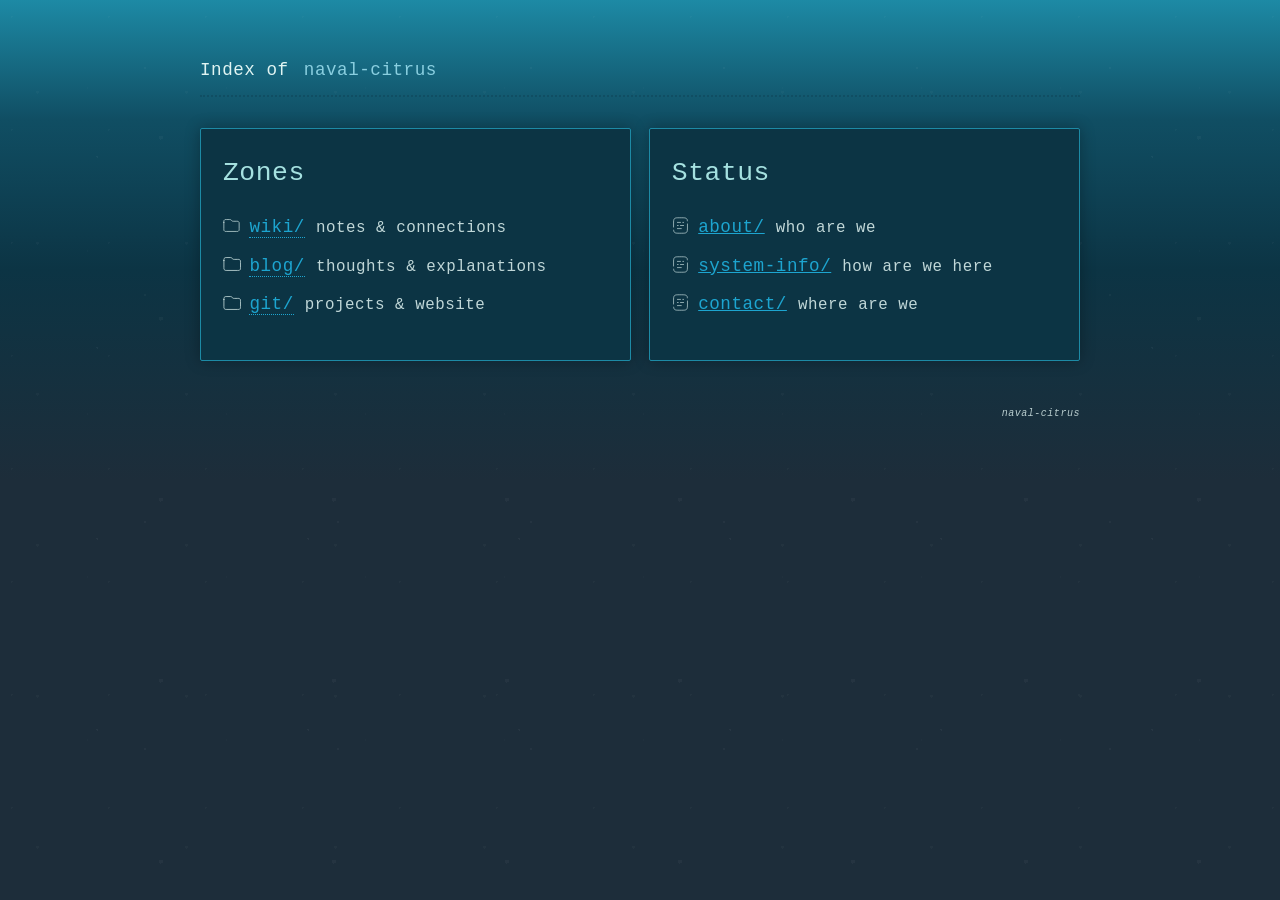
<file: index.html>
<!DOCTYPE html>
<html lang="en-us"><head>
	<meta name="generator" content="Hugo 0.166.0">
  <meta charset="utf-8" />
  <meta http-equiv="content-language" content="en-us" />
  <meta name="viewport" content="width=device-width, initial-scale=1.0" />

  <link rel="icon" type="image/png" href="/favicon.png" />

  
  <title>naval-citrus</title>
  <meta name="title" content="naval-citrus" />
  <meta name="description" content="naval-citrus" />
  

  <meta name="referrer" content="no-referrer" />
  <meta http-equiv="Content-Security-Policy"
    content="default-src 'self'; img-src 'self' data:; style-src 'self' 'unsafe-inline'; script-src 'self'; font-src 'self'; connect-src 'self'; frame-ancestors 'none'; base-uri 'self'; form-action 'self'" /><link type="text/css" rel="stylesheet" href="/css/root-bundle.587a9e6874588880f85bac9bb379a8fb4dc59eb34e8319ec2eab822546678df7.css"
    integrity="sha256-WHqeaHRYiID4W6ybs3mo&#43;03FnrNOgxnsLquCJUZnjfc=" />
</head><body><header>
  <nav>
    <span class="breadcrumbs-label">Index of</span>
    <ol class="breadcrumbs">
      <li><a href="/" rel="noreferrer">naval-citrus</a></li>
    </ol>
  </nav>
</header>
<hr />
  <main>
    
<section class="grid">
  <div class="panel">
    <h2 class="root-title">Zones</h2>
    <ul class="dir">
      <li class="dir-zone">
        <a href="https://wiki.navalcitrus.net/" rel="nofollow noopener noreferrer" class="external">wiki/</a>
        <span class="small">notes & connections</span>
      </li>
      <li class="dir-zone">
        <a href="https://blog.navalcitrus.net/" rel="nofollow noopener noreferrer" class="external">blog/</a>
        <span class="small">thoughts & explanations</span>
      </li>
      <li class="dir-zone">
        <a href="https://github.com/navalcitrus/" rel="nofollow noopener noreferrer" class="external">git/</a>
        <span class="small">projects & website</span>
      </li>
    </ul>
  </div>

  <div class="panel">
    <h2 class="root-title">Status</h2>
    <ul class="dir">
      <li class="dir-info">
        <a href="/about/" rel="noreferrer">about/</a>
        <span class="small">who are we</span>
      </li>
      <li class="dir-info">
        <a href="/system-info/" rel="noreferrer">system-info/</a>
        <span class="small">how are we here</span>
      </li>
      <li class="dir-info">
        <a href="/contact/" rel="noreferrer">contact/</a>
        <span class="small">where are we</span>
      </li>
    </ul>
  </div>
</section>
  </main><footer>
	<span class="float-right">
		<em>naval-citrus</em>
	</span>
</footer>
</body>

</html>
</file>
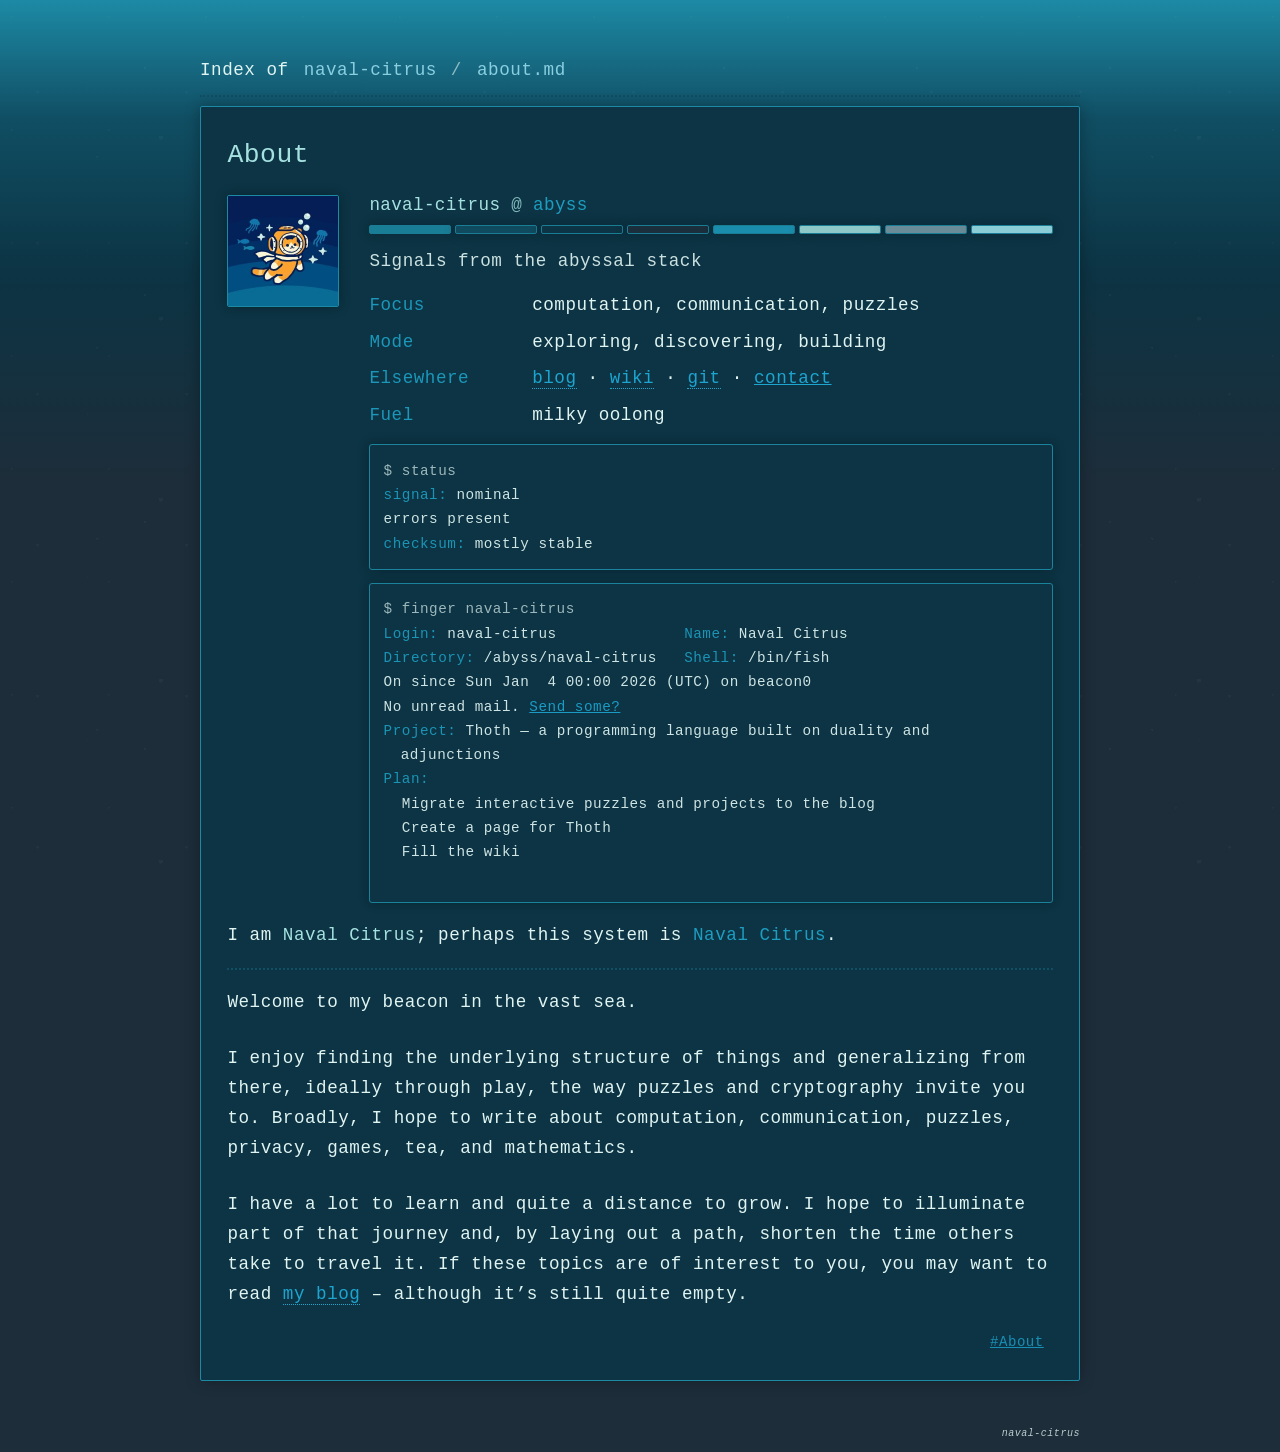
<file: about/index.html>
<!DOCTYPE html>
<html lang="en-us"><head>
  <meta charset="utf-8" />
  <meta http-equiv="content-language" content="en-us" />
  <meta name="viewport" content="width=device-width, initial-scale=1.0" />

  <link rel="icon" type="image/png" href="/favicon.png" />

  
  <title>About | naval-citrus</title>
  <meta name="title" content="About" />
  <meta name="description"
    content="About" />
  

  <meta name="referrer" content="no-referrer" />
  <meta http-equiv="Content-Security-Policy"
    content="default-src 'self'; img-src 'self' data:; style-src 'self' 'unsafe-inline'; script-src 'self'; font-src 'self'; connect-src 'self'; frame-ancestors 'none'; base-uri 'self'; form-action 'self'" /><link type="text/css" rel="stylesheet" href="/css/root-bundle.587a9e6874588880f85bac9bb379a8fb4dc59eb34e8319ec2eab822546678df7.css"
    integrity="sha256-WHqeaHRYiID4W6ybs3mo&#43;03FnrNOgxnsLquCJUZnjfc=" />
</head><body><header>
  <nav>
    <span class="breadcrumbs-label">Index of</span>
    <ol class="breadcrumbs">
      <li><a href="/" rel="noreferrer">naval-citrus</a></li>
      <li><a href="/about/" rel="noreferrer">about.md</a></li>
    </ol>
  </nav>
</header>
<hr />
  <main>
    
<article class="about">
    <header>
        <h1 class="post-title">About</h1>
    </header>
    <section class="about-dossier">
        <div class="fetch">

    <div class="fetch-left"><img class="fetch-avatar" src="/img/avatar_hu_cae3f585d36bdaca.jpg" width="220"
            height="220" alt="Profile illustration" /></div>

    <div class="fetch-right"><div class="fetch-title">
            <span class="fetch-user">naval-citrus</span>
            <span class="fetch-at">@</span>
            <span class="fetch-host">abyss</span>
        </div>

        <div class="fetch-bar" aria-hidden="true">
            <span class="swatch s1"></span><span class="swatch s2"></span><span class="swatch s3"></span>
            <span class="swatch s4"></span><span class="swatch s5"></span><span class="swatch s6"></span>
            <span class="swatch s7"></span><span class="swatch s8"></span>
        </div><p class="fetch-subtitle">Signals from the abyssal stack</p><dl class="fetch-kv"><div class="fetch-row">
                <dt>Focus</dt>
                <dd>computation, communication, puzzles</dd>
            </div><div class="fetch-row">
                <dt>Mode</dt>
                <dd>exploring, discovering, building</dd>
            </div><div class="fetch-row">
                <dt>Elsewhere</dt>
                <dd><a href="https://blog.navalcitrus.net/" rel="noreferrer noopener" target="_blank" class="external">blog</a>
 · <a href="https://wiki.navalcitrus.net/" rel="noreferrer noopener" target="_blank" class="external">wiki</a>
 · <a href="https://github.com/navalcitrus/" rel="noreferrer noopener" target="_blank" class="external">git</a>
 · <a href="/contact/" rel="noreferrer">contact</a></dd>
            </div><div class="fetch-row">
                <dt>Fuel</dt>
                <dd>milky oolong</dd>
            </div></dl><pre class="fetch-diag"><code><span class="term-prompt">$ status</span>
<span class="term-key">signal:</span> nominal
errors present
<span class="term-key">checksum:</span> mostly stable</code></pre><pre class="fetch-diag fetch-finger"><code><span class="term-line"><span class="term-prompt">$ finger naval-citrus</span>
</span><span class="term-line"><span class="term-key">Login:</span> naval-citrus<span class="term-pad">              </span><span class="term-col"><span class="term-key">Name:</span> Naval Citrus
</span></span><span class="term-line"><span class="term-key">Directory:</span> /abyss/naval-citrus<span class="term-pad">   </span><span class="term-col"><span class="term-key">Shell:</span> /bin/fish
</span></span><span class="term-line">On since Sun Jan  4 00:00 2026 (UTC) on beacon0
</span><span class="term-line">No unread mail. <a href="/contact/" rel="noreferrer">Send some?</a>
</span><span class="term-line"><span class="term-key">Project:</span> Thoth &mdash; a programming language built on duality and adjunctions
</span><span class="term-line"><span class="term-key">Plan:</span>
</span><span class="term-line term-indent">  Migrate interactive puzzles and projects to the blog
</span><span class="term-line term-indent">  Create a page for Thoth
</span><span class="term-line term-indent">  Fill the wiki
</span><span class="term-line"><span class="term-cursor" aria-hidden="true"></span></span></code></pre></div>

</div>
    </section>
    <section class="about-body">
        <p>I am <span class="fetch-user">Naval Citrus</span>; perhaps this system is <span class="fetch-host">Naval Citrus</span>.</p>
<hr>
<p>Welcome to my beacon in the vast sea.</p>
<p>I enjoy finding the underlying structure of things and generalizing from there, ideally through play, the way puzzles and cryptography invite you to. Broadly, I hope to write about computation, communication, puzzles, privacy, games, tea, and mathematics.</p>
<p>I have a lot to learn and quite a distance to grow. I hope to illuminate part of that journey and, by laying out a path, shorten the time others take to travel it. If these topics are of interest to you, you may want to read <a href="https://blog.navalcitrus.net/" rel="noreferrer noopener" target="_blank" class="external">my blog</a>
 &ndash; although it&rsquo;s still quite empty.</p>

    </section>
    <footer>
        <ul class="post-tags">
            <li><a href="/tags/about/" rel="noreferrer">#About</a></li>
        </ul>
    </footer>
</article>

  </main><footer>
	<span class="float-right">
		<em>naval-citrus</em>
	</span>
</footer>
</body>

</html>
</file>
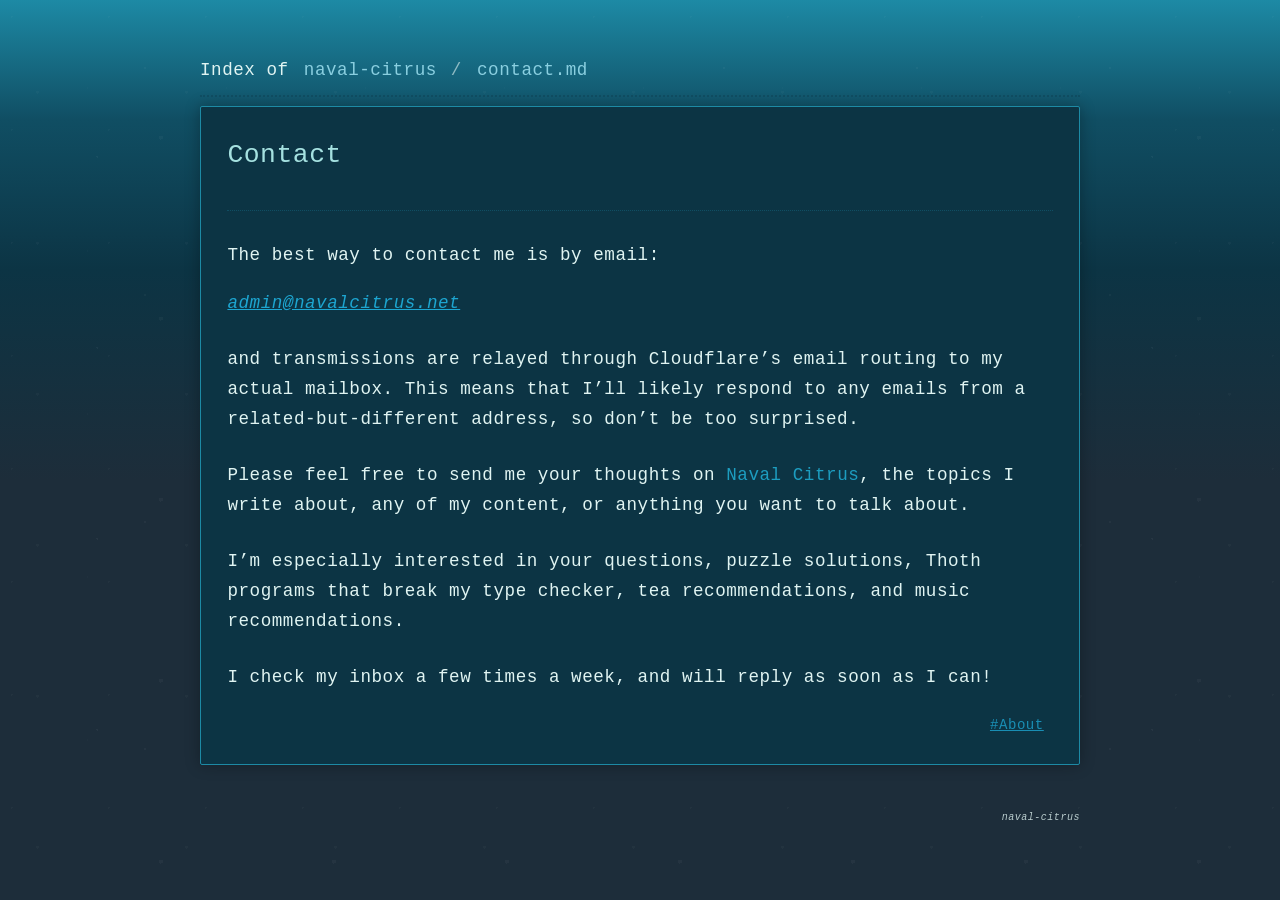
<file: contact/index.html>
<!DOCTYPE html>
<html lang="en-us"><head>
  <meta charset="utf-8" />
  <meta http-equiv="content-language" content="en-us" />
  <meta name="viewport" content="width=device-width, initial-scale=1.0" />

  <link rel="icon" type="image/png" href="/favicon.png" />

  
  <title>Contact | naval-citrus</title>
  <meta name="title" content="Contact" />
  <meta name="description"
    content="Contact" />
  

  <meta name="referrer" content="no-referrer" />
  <meta http-equiv="Content-Security-Policy"
    content="default-src 'self'; img-src 'self' data:; style-src 'self' 'unsafe-inline'; script-src 'self'; font-src 'self'; connect-src 'self'; frame-ancestors 'none'; base-uri 'self'; form-action 'self'" /><link type="text/css" rel="stylesheet" href="/css/root-bundle.587a9e6874588880f85bac9bb379a8fb4dc59eb34e8319ec2eab822546678df7.css"
    integrity="sha256-WHqeaHRYiID4W6ybs3mo&#43;03FnrNOgxnsLquCJUZnjfc=" />
</head><body><header>
  <nav>
    <span class="breadcrumbs-label">Index of</span>
    <ol class="breadcrumbs">
      <li><a href="/" rel="noreferrer">naval-citrus</a></li>
      <li><a href="/contact/" rel="noreferrer">contact.md</a></li>
    </ol>
  </nav>
</header>
<hr />
  <main>
    
<article>
  <header>
    <h1 class="post-title">Contact</h1>
    <div class="post-meta">
    </div>
  </header>
  <p>The best way to contact me is by email:
<address><a href="mailto:admin@navalcitrus.net">admin@navalcitrus.net</a></address></p>
<p>and transmissions are relayed through Cloudflare&rsquo;s email routing to my actual mailbox. This means that I&rsquo;ll likely respond to any emails from a related-but-different address, so don&rsquo;t be too surprised.</p>
<p>Please feel free to send me your thoughts on <span class="fetch-host">Naval Citrus</span>, the topics I write about, any of my content, or anything you want to talk about.</p>
<p>I&rsquo;m especially interested in your questions, puzzle solutions, Thoth programs that break my type checker, tea recommendations, and music recommendations.</p>
<p>I check my inbox a few times a week, and will reply as soon as I can!</p>

  <footer>
    <ul class="post-tags">
      <li><a href="/tags/about/" rel="noreferrer">#About</a></li>
    </ul>
  </footer>
</article>

  </main><footer>
	<span class="float-right">
		<em>naval-citrus</em>
	</span>
</footer>
</body>

</html>
</file>
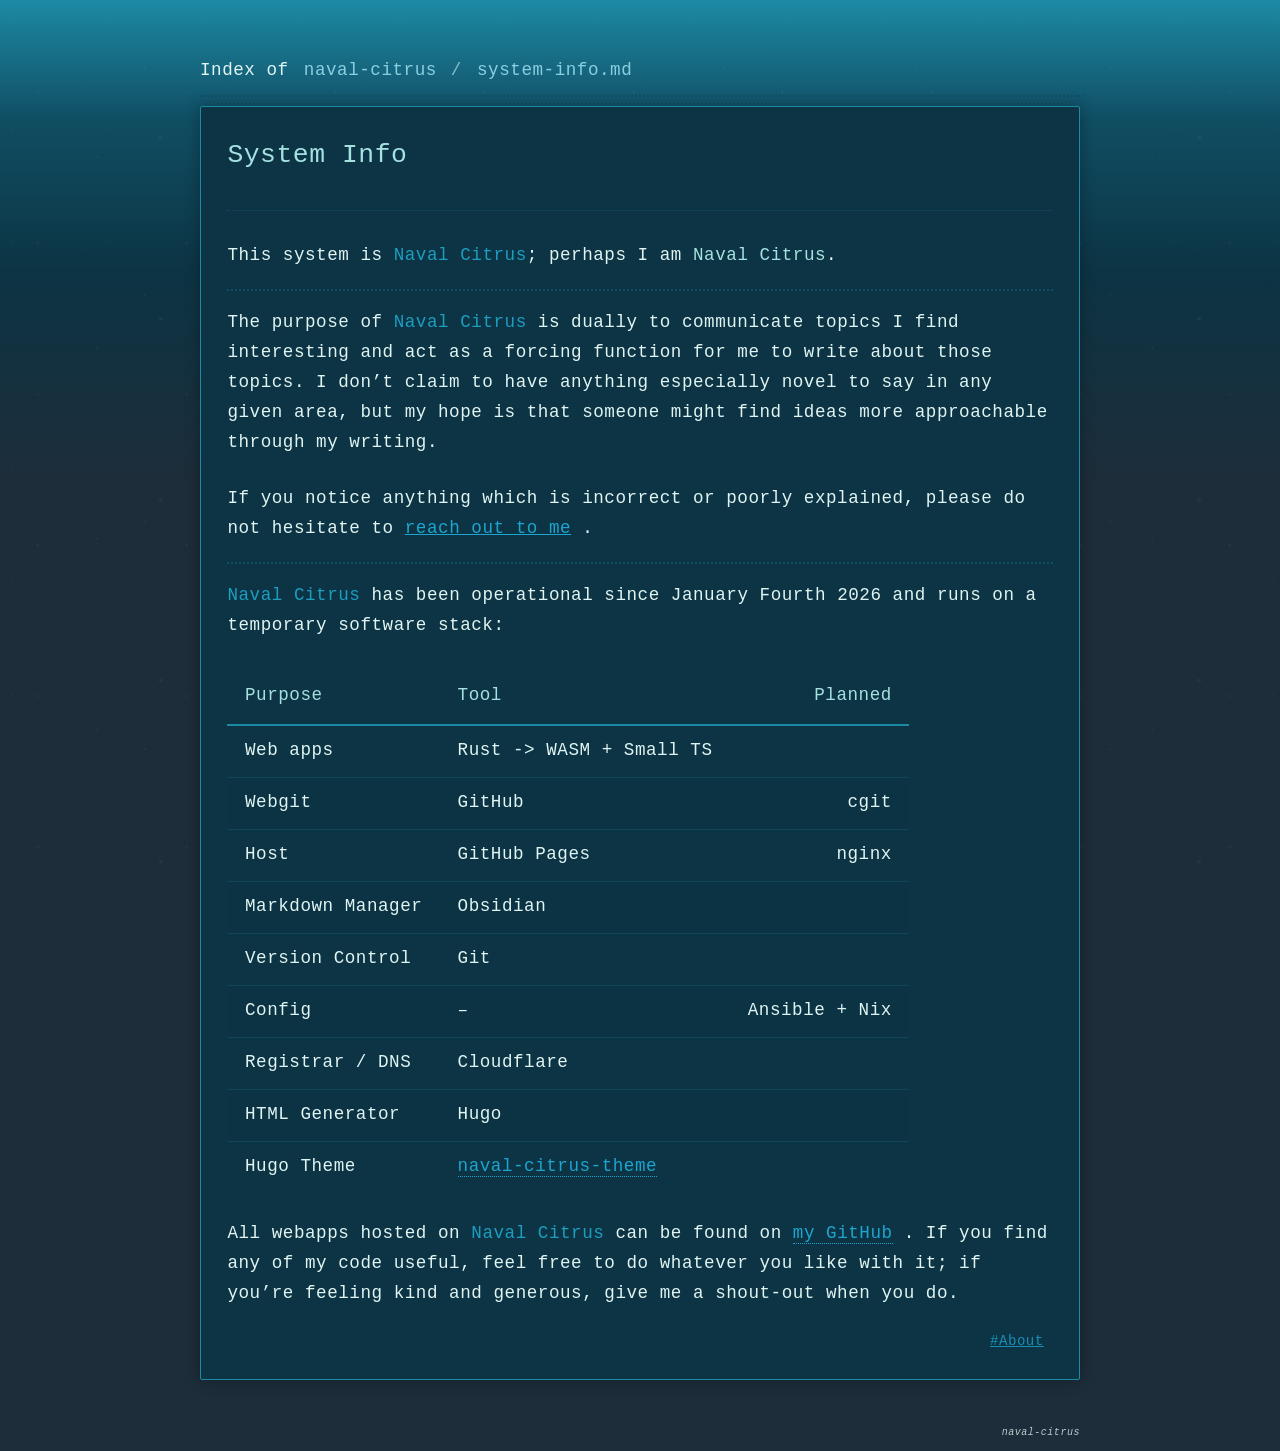
<file: system-info/index.html>
<!DOCTYPE html>
<html lang="en-us"><head>
  <meta charset="utf-8" />
  <meta http-equiv="content-language" content="en-us" />
  <meta name="viewport" content="width=device-width, initial-scale=1.0" />

  <link rel="icon" type="image/png" href="/favicon.png" />

  
  <title>System Info | naval-citrus</title>
  <meta name="title" content="System Info" />
  <meta name="description"
    content="System Info" />
  

  <meta name="referrer" content="no-referrer" />
  <meta http-equiv="Content-Security-Policy"
    content="default-src 'self'; img-src 'self' data:; style-src 'self' 'unsafe-inline'; script-src 'self'; font-src 'self'; connect-src 'self'; frame-ancestors 'none'; base-uri 'self'; form-action 'self'" /><link type="text/css" rel="stylesheet" href="/css/root-bundle.587a9e6874588880f85bac9bb379a8fb4dc59eb34e8319ec2eab822546678df7.css"
    integrity="sha256-WHqeaHRYiID4W6ybs3mo&#43;03FnrNOgxnsLquCJUZnjfc=" />
</head><body><header>
  <nav>
    <span class="breadcrumbs-label">Index of</span>
    <ol class="breadcrumbs">
      <li><a href="/" rel="noreferrer">naval-citrus</a></li>
      <li><a href="/system-info/" rel="noreferrer">system-info.md</a></li>
    </ol>
  </nav>
</header>
<hr />
  <main>
    
<article>
  <header>
    <h1 class="post-title">System Info</h1>
    <div class="post-meta">
    </div>
  </header>
  <p>This system is <span class="fetch-host">Naval Citrus</span>; perhaps I am <span class="fetch-user">Naval Citrus</span>.</p>
<hr>
<p>The purpose of <span class="fetch-host">Naval Citrus</span> is dually to communicate topics I find interesting and act as a forcing function for me to write about those topics. I don&rsquo;t claim to have anything especially novel to say in any given area, but my hope is that someone might find ideas more approachable through my writing.</p>
<p>If you notice anything which is incorrect or poorly explained, please do not hesitate to <a href="/contact/" rel="noreferrer">reach out to me</a>
.</p>
<hr>
<p><span class="fetch-host">Naval Citrus</span> has been operational since <time datetime='2026-01-04'>January Fourth 2026</time> and runs on a temporary software stack:</p>
<table>
	<thead>
			<tr>
					<th style="text-align: left">Purpose</th>
					<th>Tool</th>
					<th style="text-align: right">Planned</th>
			</tr>
	</thead>
	<tbody>
			<tr>
					<td style="text-align: left">Web apps</td>
					<td>Rust -&gt; WASM + Small TS</td>
					<td style="text-align: right"></td>
			</tr>
			<tr>
					<td style="text-align: left">Webgit</td>
					<td>GitHub</td>
					<td style="text-align: right">cgit</td>
			</tr>
			<tr>
					<td style="text-align: left">Host</td>
					<td>GitHub Pages</td>
					<td style="text-align: right">nginx</td>
			</tr>
			<tr>
					<td style="text-align: left">Markdown Manager</td>
					<td>Obsidian</td>
					<td style="text-align: right"></td>
			</tr>
			<tr>
					<td style="text-align: left">Version Control</td>
					<td>Git</td>
					<td style="text-align: right"></td>
			</tr>
			<tr>
					<td style="text-align: left">Config</td>
					<td>&ndash;</td>
					<td style="text-align: right">Ansible + Nix</td>
			</tr>
			<tr>
					<td style="text-align: left">Registrar / DNS</td>
					<td>Cloudflare</td>
					<td style="text-align: right"></td>
			</tr>
			<tr>
					<td style="text-align: left">HTML Generator</td>
					<td>Hugo</td>
					<td style="text-align: right"></td>
			</tr>
			<tr>
					<td style="text-align: left">Hugo Theme</td>
					<td><a href="https://github.com/navalcitrus/naval-citrus-theme" rel="noreferrer noopener" target="_blank" class="external">naval-citrus-theme</a>
</td>
					<td style="text-align: right"></td>
			</tr>
	</tbody>
</table>
<p>All webapps hosted on <span class="fetch-host">Naval Citrus</span> can be found on <a href="https://github.com/navalcitrus" rel="noreferrer noopener" target="_blank" class="external">my GitHub</a>
. If you find any of my code useful, feel free to do whatever you like with it; if you&rsquo;re feeling kind and generous, give me a shout-out when you do.</p>

  <footer>
    <ul class="post-tags">
      <li><a href="/tags/about/" rel="noreferrer">#About</a></li>
    </ul>
  </footer>
</article>

  </main><footer>
	<span class="float-right">
		<em>naval-citrus</em>
	</span>
</footer>
</body>

</html>
</file>
<file: css/root-bundle.587a9e6874588880f85bac9bb379a8fb4dc59eb34e8319ec2eab822546678df7.css>
/* ===== Start of brand.css ===== */
/* ===== Color Variables ===== */
:root {
    --color-surface-rgb: 29 138 165;
    --color-surface: rgb(var(--color-surface-rgb));
    --color-mid-rgb: 16 78 99;
    --color-mid: rgb(var(--color-mid-rgb));
    --color-deep-rgb: 12 52 68;
    --color-deep: rgb(var(--color-deep-rgb));
    --color-abyss-rgb: 29 45 58;
    --color-abyss: rgb(var(--color-abyss-rgb));
    --main-header-color: rgb(29 157 192);
    --main-title-color: rgb(165 225 224);
    --main-text-color: rgb(224 244 242);
    --main-link-unvisited-color: rgb(29 165 208);
    --main-link-visited-color: rgb(122 156 167);
    --main-link-hover-color: rgb(162 232 240);
    --nav-link-color: rgb(138 207 224);
    --shadow-color: rgba(0, 0, 0, 0.3);
    --highlight-color: rgba(38, 166, 154, 0.25);

    --surface-soft: color-mix(in srgb, var(--color-surface), white 5%);
    --abyss-soft: color-mix(in srgb, var(--color-abyss), white 5%);
}

/* ===== Accessibility & Responsiveness ===== */
@media (prefers-reduced-motion: reduce) {
    * {
        animation: none !important;
        transition: none !important;
    }

    body::before {
        display: none;
        /* Remove bubble effect */
    }

    .post-title::after {
        opacity: 0;
    }
}

@media screen and (max-width: 512px) {
    html {
        font-size: 90%;
    }

    .hidesmallscreen {
        display: none;
        visibility: hidden;
        width: 0;
        height: 0;
    }
}

@media screen and (min-width: 513px) {
    table {
        display: table;
    }
}

@media screen and (min-width: 1024px) {
    html {
        font-size: 110%;
    }
}

@media screen and (min-width: 2048px) {
    html {
        font-size: 120%;
    }
}

/* ===== General Layout ===== */
body {
    font-family: 'Fira Code', 'Courier New', monospace;
    color: var(--main-text-color);
    text-align: left;
    letter-spacing: 0.03em;

    background-image: linear-gradient(to bottom,
            var(--color-surface) 0%,
            var(--color-mid) 20%,
            var(--color-deep) 45%,
            var(--color-abyss) 80%);
    background-size: 100% 600px;
    background-repeat: repeat-x;
    background-color: var(--color-abyss);

    line-height: 1.7;
    padding: 0 1rem;
    margin: 0 auto;

    max-width: 50rem;
    min-height: 100vh;
    overflow-wrap: break-word;
    word-wrap: break-word;
}

body::before {
    /* Bubbles */
    content: "";
    position: absolute;
    width: 100%;
    height: 100%;
    top: 0;
    left: 0;
    background-image:
        radial-gradient(circle at 75% 30%, rgba(255, 255, 255, 0.04) 1px, transparent 1px),
        radial-gradient(circle at 25% 61%, rgba(255, 255, 255, 0.03) 1.5px, transparent 1.5px),
        radial-gradient(circle at 46% 82%, rgba(255, 255, 255, 0.05) 1px, transparent 1px),
        radial-gradient(circle at 12% 15%, rgba(255, 255, 255, 0.03) 1px, transparent 1px),
        radial-gradient(circle at 93% 76%, rgba(255, 255, 255, 0.04) 2px, transparent 2px),
        radial-gradient(circle at 63% 54%, rgba(255, 255, 255, 0.02) 1px, transparent 1px);
    /* Use prime numbers to reduce pattern recognition */
    background-size: 193px 227px, 149px 151px, 211px 191px, 97px 113px, 173px 181px, 139px 163px;
    background-position: 0 0, 0 0, 0 0, 0 0, 0 0, 0 0;
    pointer-events: none;
    z-index: -1;
    opacity: 0.9;
}

/* ===== Links ===== */
a {
    color: var(--main-link-unvisited-color);
    transition: color 0.2s ease-in-out, border-color 0.2s ease-in-out, text-shadow 0.2s ease-in-out;
}

a.external {
    text-decoration: none;
    border-bottom: 1px dotted var(--main-link-unvisited-color);
}

nav a {
    margin-right: 10px;
    padding: 2px 4px;
    border-radius: 2px;
    text-decoration: none;
    color: var(--nav-link-color);
}

a:not(nav a):visited {
    color: var(--main-link-visited-color);
}

a:not(nav a):visited.external {
    text-decoration: none;
    border-bottom: 1px dotted var(--main-link-unvisited-color);
}

a:not(nav a):hover {
    color: var(--main-link-hover-color);
}

/* ===== Images ===== */
img {
    max-width: 100%;
    height: auto;
    border: 1px solid var(--color-surface);
    border-radius: 2px;
    box-shadow: 0 0 12px var(--shadow-color);
}

/* ===== End of brand.css ===== *//* ===== Start of style.css ===== */
main {
    padding-bottom: 2.5rem;
}

/* Top-of-body site header. */
body>header {
    padding-top: 56px;
    display: flex;
    align-items: flex-end;
    position: relative;
}

footer {
    width: 100%;
    font-size: 10px;
    padding-bottom: 1.5rem;
    opacity: 0.8;
}

mark {
    background-color: var(--highlight-color);
    color: var(--main-title-color);
    padding: 0.1em 0.2em;
}

/* ===== Article Styling ===== */
article {
    background: var(--color-deep);
    border: 1px solid var(--color-surface);
    border-radius: 2px;
    box-shadow: 0 0 15px var(--shadow-color);
    padding: 1.5rem;
}


article p+p {
    margin-top: 1.5rem;
}

/* ===== Typography ===== */
h1,
h2,
h3,
h4,
h5,
h6 {
    color: var(--main-header-color);
}


.post-title {
    font-weight: 500;
    margin: 0 0 1rem;
    color: var(--main-title-color);
}

/* Meta strip under a post title. */
.post-meta {
    display: flex;
    flex-wrap: wrap;
    align-items: center;
    gap: 0.85rem;
    margin: 0 0 1.7rem;
    padding-bottom: 0.85rem;
    border-bottom: 1px dotted var(--color-mid);
    font-size: 0.8rem;
}

.post-meta .published-on {
    font-style: italic;
    color: var(--main-link-visited-color);
    opacity: 0.85;
}

.post-meta>ul.post-tags,
.post-meta>ul.post-categories {
    margin-left: auto;
    float: none;
}

.post-title::after,
.term-cursor::after {
    content: "_";
    opacity: 0;
    animation: cursor-blink 2.5s infinite;
    will-change: opacity;
}

@keyframes cursor-blink {

    0%,
    100% {
        opacity: 0;
    }

    50% {
        opacity: 1;
    }
}

/* ===== Navigation ===== */
hr {
    border-style: dotted none none;
    border-width: 2px;
    border-color: var(--color-mid);
}

nav {
    vertical-align: bottom;
}

nav ol {
    display: inline;
    align-items: center;
    margin: 0;
    padding: 0;
    list-style: none;
}

nav ol li {
    display: inline;
}

nav ol li:not(:last-child)::after {
    content: "/";
    color: var(--main-text-color);
    opacity: 0.6;
}

.dirlist {
    list-style: none;
}

.dirlist li::before {
    content: '';
    display: inline-block;
    background-size: contain;
    background-repeat: no-repeat;
    background-position: left center;
    height: 1em;
    width: 1em;
    position: absolute;
    margin-left: -1.5em;
    margin-top: 0.2em;
}

.dirlist-home::before {
    background-image: url("/images/home.svg");
}

.dirlist-page::before {
    background-image: url("/images/document.svg");
}

.dirlist-parent::before {
    background-image: url("/images/undo.svg");
}

.dirlist-section::before,
.dirlist-taxonomy::before {
    background-image: url("/images/folder.svg");
}

.dirlist-term::before {
    background-image: url("/images/tag.svg");
}

/* ===== Utility Classes ===== */
.float-right {
    float: right;
}

.hidden {
    display: none;
    visibility: hidden;
    width: 0;
    height: 0;
}

/* ===== Tags ===== */
ul.post-tags,
ul.post-categories {
    float: right;
    margin: 0;
    padding: 0;
}

.post-tags li,
.post-categories li {
    display: inline-block;
    padding: 0.2rem 0.5rem;
    border-radius: 3px;
    margin-left: 0.3rem;
    font-size: 0.8rem;
}

/* ===== Media Elements ===== */
img,
picture,
video {
    height: auto;
    max-width: 100%;
    display: block;
    margin: 1.5rem auto;
    border-radius: 2px;
}

img {
    object-fit: contain;
    box-shadow: 0 2px 10px var(--shadow-color);
}

/* ===== Code & Pre Elements ===== */
pre {
    border: 1px solid var(--color-surface);
    border-radius: 3px;
    padding: 1rem;
    margin: 1.5rem 0;
    overflow-x: auto;
    position: relative;
    box-shadow: 0 0 12px var(--shadow-color);
}

li code {
    vertical-align: middle;
}

/* terminal coloring for prompt-style blocks (finger, 404) */
.term-prompt {
    opacity: 0.75;
}

.term-key {
    color: var(--main-header-color);
}

@media (prefers-reduced-motion: reduce) {
    .term-cursor::after {
        opacity: 1;
    }
}

/* ===== Tables ===== */
table {
    width: 100%;
    border-collapse: separate;
    border-spacing: 0;
    margin: 1.5rem 0;
    overflow-x: auto;
    display: block;
}

th {
    background-color: var(--color-deep);
    color: var(--main-title-color);
    font-weight: 500;
    text-align: left;
    padding: 0.75rem 1rem;
    border-bottom: 2px solid var(--color-surface);
}

td {
    padding: 0.6rem 1rem;
    border-bottom: 1px solid rgba(29, 138, 165, 0.2)
        /*--color-surface*/
    ;
    vertical-align: top;
}

tr:last-child td {
    border-bottom: none;
}

tr:nth-child(even) {
    background-color: rgba(12, 52, 68, 0.3)
        /*--color-deep*/
    ;
}

tr:hover {
    background-color: rgba(29, 157, 192, 0.1)
        /*--main-header-color*/
    ;
}

/* ===== Block Quotes ===== */
blockquote {
    border-left: 3px solid var(--color-surface);
    margin: 1.5rem 0;
    padding: 0.5rem 0 0.5rem 1.5rem;
    font-style: italic;
    color: var(--main-text-color);
    opacity: 0.9;
    background-color: rgba(12, 52, 68, 0.3)
        /*--color-deep*/
    ;
}

blockquote cite {
    display: block;
    margin-top: 0.5rem;
    font-size: 0.9rem;
    color: var(--main-link-visited-color);
    font-style: normal;
}

/* ===== Useful Container ===== */
.panel {
    background: var(--color-deep);
    border: 1px solid var(--color-surface);
    border-radius: 2px;
    box-shadow: 0 0 15px var(--shadow-color);
    padding: 1.25rem;
    margin-top: 1.25rem;
}

/* ===== 404 ===== */
.post-title.glitch {
    position: relative;
}

.post-title.glitch::before,
.post-title.glitch::after {
    content: attr(data-text);
    position: absolute;
    left: 0;
    top: 0;
    width: 100%;
    opacity: 0.15;
    pointer-events: none;
}

.post-title.glitch::before {
    transform: translateX(1px);
    clip-path: inset(0 0 60% 0);
    animation: glitch-slice 6.5s infinite;
}

.post-title.glitch::after {
    transform: translateX(-1px);
    clip-path: inset(50% 0 0 0);
    animation: glitch-slice 7.2s infinite;
}

@keyframes glitch-slice {

    0%,
    92%,
    100% {
        opacity: 0.12;
        transform: translateX(0);
    }

    93% {
        opacity: 0.22;
        transform: translateX(10px);
    }

    94% {
        opacity: 0.10;
        transform: translateX(-10px);
    }

    95% {
        opacity: 0.18;
        transform: translateX(5px);
    }

    96% {
        opacity: 0.12;
        transform: translateX(0);
    }
}

@media (prefers-reduced-motion: reduce) {

    .error-404::after,
    .post-title.glitch::before,
    .post-title.glitch::after {
        animation: none !important;
    }
}

/* ===== End of style.css ===== *//* ===== Start of syntax.css ===== */
/* ===== Modified Color Variables ===== */
:root {
    --syntax-bg: #1D2D3A;
    --syntax-text: #d8dee9;
    --syntax-comment: #607D8B;
    --syntax-comment-alt: #546E7A;
    --syntax-keyword: #1D9DC0;
    --syntax-string: #8ACFE0;
    --syntax-string-special: #A2E8F0;
    --syntax-number: #A5E1E0;
    --syntax-function: #B9F2FF;
    --syntax-variable: #E0F4F2;
    --syntax-punctuation: #f5f5f5;
    --syntax-error: #ff8a80;
    --syntax-line-numbers: #5D8D99;
    --syntax-line-highlight: rgba(38, 166, 154, 0.25);
}

/* PreWrapper */
.chroma {
    color: var(--syntax-text);
    background-color: var(--syntax-bg);
}

/* Other */
.chroma .x {}

/* Error */
.chroma .err {
    color: var(--syntax-error);
}

/* CodeLine */
.chroma .cl {}

/* LineLink */
.chroma .lnlinks {
    outline: none;
    text-decoration: none;
    color: inherit;
}

/* LineTableTD */
.chroma .lntd {
    vertical-align: top;
    padding: 0;
    margin: 0;
    border: 0;
}

/* LineTable */
.chroma .lntable {
    border-spacing: 0;
    padding: 0;
    margin: 0;
    border: 0;
}

/* LineHighlight */
.chroma .hl {
    background-color: var(--syntax-line-highlight);
}

/* LineNumbersTable */
.chroma .lnt {
    white-space: pre;
    -webkit-user-select: none;
    user-select: none;
    margin-right: 0.4em;
    padding: 0 0.4em 0 0.4em;
    color: var(--syntax-line-numbers);
}

/* LineNumbers */
.chroma .ln {
    white-space: pre;
    -webkit-user-select: none;
    user-select: none;
    margin-right: 0.4em;
    padding: 0 0.4em 0 0.4em;
    color: var(--syntax-line-numbers);
}

/* Line */
.chroma .line {
    display: flex;
}

/* Keyword */
.chroma .k,
.chroma .kc,
.chroma .kd,
.chroma .kn,
.chroma .kr {
    color: var(--syntax-keyword);
    font-weight: bold;
}

.chroma .kp,
.chroma .kt {
    color: #1D9DC0;
}

/* Names */
.chroma .n {}

.chroma .na,
.chroma .nc,
.chroma .no,
.chroma .nl,
.chroma .nn,
.chroma .no {
    color: #8fbcbb;
}

.chroma .nb {
    color: var(--syntax-keyword);
}

.chroma .bp {}

.chroma .nd,
.chroma .ni {
    color: var(--syntax-string);
}

.chroma .ne {
    color: var(--syntax-error);
}

.chroma .nf {
    color: var(--syntax-function);
}

.chroma .fm {}

.chroma .nx {}

.chroma .py {
    color: #8fbcbb;
}

.chroma .nt {
    color: var(--syntax-keyword);
}

.chroma .nv,
.chroma .vc,
.chroma .vg,
.chroma .vi {
    color: var(--syntax-variable);
}

.chroma .vm {}

/* Literals */
.chroma .l {}

.chroma .ld {}

/* Strings */
.chroma .s,
.chroma .sa,
.chroma .sb,
.chroma .sc,
.chroma .dl,
.chroma .s2,
.chroma .sh,
.chroma .si,
.chroma .sx,
.chroma .s1,
.chroma .ss {
    color: var(--syntax-string);
}

.chroma .sd {
    color: var(--syntax-comment);
    font-style: italic;
}

.chroma .se,
.chroma .sr {
    color: var(--syntax-string-special);
}

/* Numbers */
.chroma .m,
.chroma .mb,
.chroma .mf,
.chroma .mh,
.chroma .mi,
.chroma .il,
.chroma .mo {
    color: var(--syntax-number);
}

/* Operators */
.chroma .o {
    color: var(--syntax-keyword);
}

.chroma .ow {
    color: var(--syntax-keyword);
    font-weight: bold;
}

/* Punctuation */
.chroma .p {
    color: var(--syntax-punctuation);
}

/* Comment */
.chroma .c,
.chroma .ch,
.chroma .cm,
.chroma .c1,
.chroma .cs {
    color: var(--syntax-comment);
    font-style: italic;
}

.chroma .cp,
.chroma .cpf {
    color: var(--syntax-comment-alt);
    font-style: italic;
}

/* Generic */
.chroma .g {}

.chroma .gd {
    color: var(--syntax-error);
}

.chroma .ge {
    font-style: italic;
}

.chroma .gr {
    color: var(--syntax-error);
}

.chroma .gh {
    color: var(--syntax-keyword);
    font-weight: bold;
}

.chroma .gi {
    color: var(--syntax-string);
}

.chroma .go {}

.chroma .gp {
    color: var(--syntax-comment);
    font-weight: bold;
}

.chroma .gs {
    font-weight: bold;
}

.chroma .gu {
    color: var(--syntax-keyword);
    font-weight: bold;
}

.chroma .gt {
    color: var(--syntax-error);
}

.chroma .gl {}

.chroma .w {}

/* ===== End of syntax.css ===== *//* ===== Start of root.css ===== */
header.root-header {
    padding-top: 56px;
    display: block;
}

.root-title {
    color: var(--main-title-color);
    margin: 0;
    font-weight: 500;
}

.root-tagline {
    margin: 0.5rem 0 0;
    opacity: 0.9;
}

.dir {
    list-style: none;
    padding-left: 0;
    margin-left: 1.5rem;
}

.dir li {
    margin: 0.5rem 0;
}

.dir li::before {
    content: '';
    display: inline-block;
    background-size: contain;
    background-repeat: no-repeat;
    background-position: left center;
    height: 1em;
    width: 1em;
    position: absolute;
    margin-left: -1.5em;
    margin-top: 0.2em;
}

.dir-home::before {
    background-image: url("/images/home.svg");
}

.dir-zone::before {
    background-image: url("/images/folder.svg");
}

.dir-info::before {
    background-image: url("/images/document.svg");
}

.dir-code::before {
    background-image: url("/images/tag.svg");
}

.small {
    font-size: 0.9rem;
    opacity: 0.85;
}

.grid {
    display: grid;
    grid-template-columns: 1fr;
    gap: 1rem;
}

.centered {
    display: grid;
    justify-items: center;
}

@media screen and (min-width: 768px) {
    .grid {
        grid-template-columns: 1fr 1fr;
    }
}

/* ===== End of root.css ===== *//* ===== Start of about.css ===== */

.fetch {
    display: grid;
    grid-template-columns: 120px minmax(0, 1fr);
    gap: 1.25rem;
    align-items: start;
}

.fetch-avatar {
    width: 110px;
    height: 110px;
    border-radius: 2px;
    border: 1px solid var(--color-surface);
    box-shadow: 0 0 12px var(--shadow-color);
    background: var(--surface-soft);
    object-fit: cover;
    display: block;
    margin: 0;
}

.fetch-avatar--placeholder {
    display: flex;
    align-items: center;
    justify-content: center;
    color: var(--main-title-color);
    opacity: 0.8;
}

.fetch-title {
    margin: 0;
    line-height: 1.2;
    font-weight: 500;
    letter-spacing: 0.02em;
    color: var(--main-title-color);
}

.fetch-at {
    opacity: 0.75;
}

.fetch-user {
    color: var(--main-title-color);
}

.fetch-host {
    color: var(--main-header-color);
}

/* Neofetch colors bar */
.fetch-bar {
    display: grid;
    grid-template-columns: repeat(8, 1fr);
    gap: 0.25rem;
    margin: 0.5rem 0 0.75rem;
    opacity: 0.85;
}

.fetch-bar .swatch {
    height: 7px;
    border-radius: 2px;
    border: 1px solid var(--color-surface);
    box-shadow: 0 0 12px var(--shadow-color);
}

/* swatch colors come from brand.css tokens */
.fetch-bar .s1 {
    background: var(--color-surface);
}

.fetch-bar .s2 {
    background: var(--color-mid);
}

.fetch-bar .s3 {
    background: var(--color-deep);
}

.fetch-bar .s4 {
    background: var(--color-abyss);
}

.fetch-bar .s5 {
    background: var(--main-header-color);
}

.fetch-bar .s6 {
    background: var(--main-title-color);
}

.fetch-bar .s7 {
    background: var(--main-link-visited-color);
}

.fetch-bar .s8 {
    background: var(--main-link-hover-color);
}

.fetch-subtitle {
    margin: 0 0 0.75rem;
    opacity: 0.9;
}

/* Key/value rows */
.fetch-kv {
    margin: 0;
    display: grid;
    gap: 0.4rem;
}

.fetch-row {
    display: grid;
    grid-template-columns: 8.5rem 1fr;
    grid-gap: 0.75rem;
}

.fetch-kv dt {
    color: var(--main-header-color);
    opacity: 0.95;
}

.fetch-kv dd {
    margin: 0;
}

.fetch-diag {
    margin: 0.75rem 0 0;
    border: 1px solid var(--color-surface);
    border-radius: 3px;
    padding: 0.75rem;
    box-shadow: 0 0 12px var(--shadow-color);
    opacity: 0.92;
    white-space: pre-wrap;
    overflow-wrap: anywhere;
}

/* One block per output line, with a hanging indent */
.fetch-diag .term-line {
    display: block;
    padding-left: 2ch;
    text-indent: -2ch;
}

.fetch-diag .term-indent {
    padding-left: 4ch;
    text-indent: -4ch;
}

/* Mobile */
@media screen and (max-width: 640px) {
    /* Avatar beside the title; everything else full width */
    .fetch {
        grid-template-columns: 72px minmax(0, 1fr);
        column-gap: 1rem;
        row-gap: 0;
    }

    .fetch-right {
        display: contents;
    }

    .fetch-left {
        grid-row: 1 / span 3;
    }

    .fetch-avatar {
        width: 64px;
        height: 64px;
    }

    .fetch-title,
    .fetch-bar,
    .fetch-subtitle {
        grid-column: 2;
    }

    .fetch-kv,
    .fetch-diag {
        grid-column: 1 / -1;
    }

    .fetch-bar {
        gap: 0.2rem;
    }

    /* Key/value rows as "Focus: value" */
    .fetch-kv {
        gap: 0.35rem;
    }

    .fetch-row {
        display: block;
        padding-left: 2ch;
        text-indent: -2ch;
    }

    .fetch-kv dt,
    .fetch-kv dd {
        display: inline;
    }

    .fetch-kv dt::after {
        content: ": ";
    }

    /* finger: Name/Shell on their own lines */
    .fetch-finger .term-pad {
        display: none;
    }

    .fetch-finger .term-col {
        display: block;
    }
}

/* ===== End of about.css ===== */
</file>
